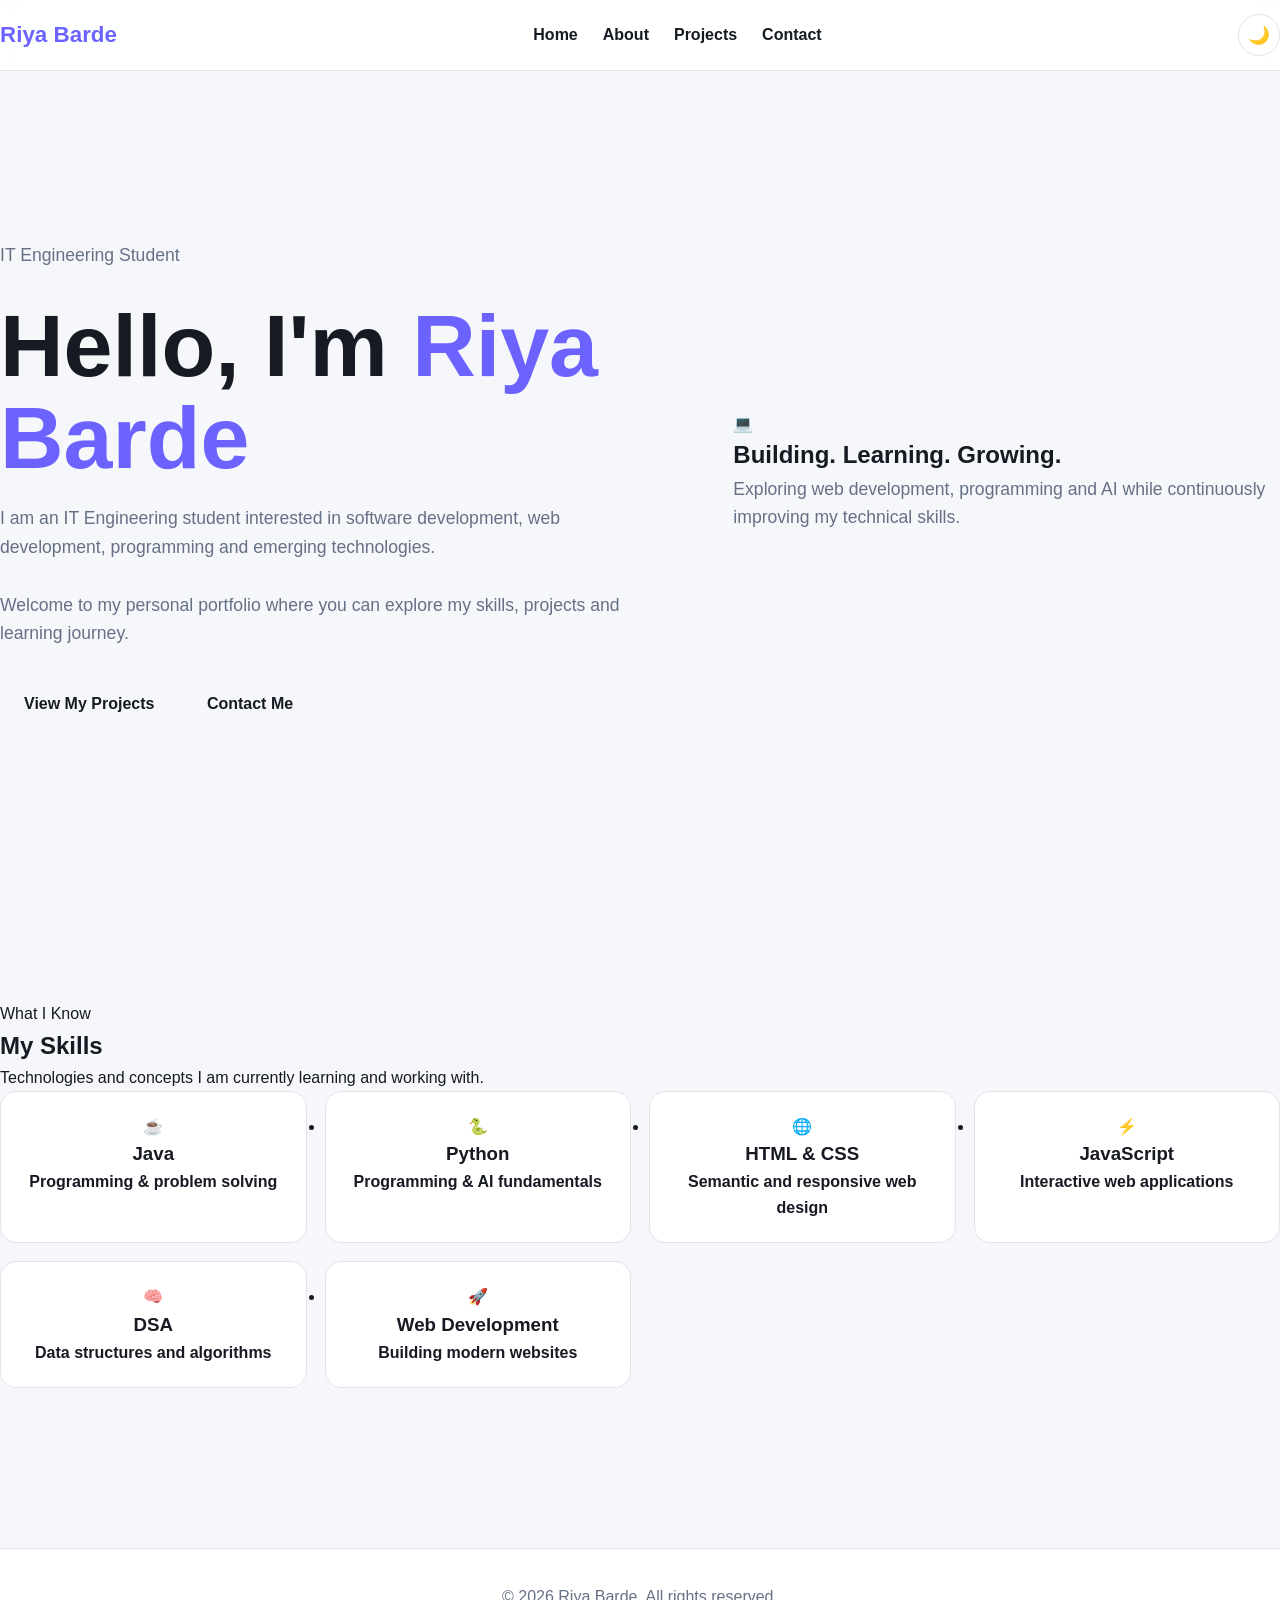
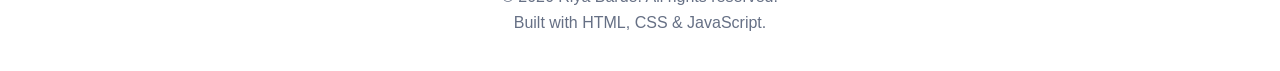
<file: index.html>
<!DOCTYPE html>

<html lang="en">
<head>
    <meta charset="UTF-8">
    <meta name="viewport" content="width=device-width, initial-scale=1.0">


<meta name="description"
      content="Riya Barde - IT Engineering student portfolio showcasing skills, projects and contact information.">
<meta name="author" content="Riya Barde">
<meta name="robots" content="index, follow">

<title>Riya Barde | IT Engineering Student</title>

<link rel="stylesheet" href="style.css">


</head>

<body>


<a href="#main-content" class="skip-link">Skip to main content</a>

<!-- Header -->
<header class="site-header">
    <nav class="navbar" aria-label="Main navigation">

        <a href="index.html" class="logo" aria-label="Go to Home page">
            Riya Barde
        </a>

        <ul class="nav-links">
            <li>
                <a href="index.html" class="active" aria-current="page">
                    Home
                </a>
            </li>

            <li>
                <a href="about.html">About</a>
            </li>

            <li>
                <a href="projects.html">Projects</a>
            </li>

            <li>
                <a href="contact.html">Contact</a>
            </li>
        </ul>

        <!-- Dark / Light Mode -->
        <button
            id="theme-toggle"
            class="theme-toggle"
            type="button"
            aria-label="Toggle dark mode">
            🌙
        </button>

    </nav>
</header>

<!-- Main Content -->
<main id="main-content">

    <!-- Hero Section -->
    <section class="hero section-container" aria-labelledby="intro-heading">

        <div class="hero-content">

            <p class="eyebrow">IT Engineering Student</p>

            <h1 id="intro-heading">
                Hello, I'm <span>Riya Barde</span>
            </h1>

            <p class="hero-text">
                I am an IT Engineering student interested in software development,
                web development, programming and emerging technologies.
            </p>

            <p class="hero-description">
                Welcome to my personal portfolio where you can explore my skills,
                projects and learning journey.
            </p>

            <div class="hero-buttons">
                <a href="projects.html" class="btn primary-btn">
                    View My Projects
                </a>

                <a href="contact.html" class="btn secondary-btn">
                    Contact Me
                </a>
            </div>

        </div>

        <div class="hero-card">

            <div class="hero-card-icon">💻</div>

            <h2>Building. Learning. Growing.</h2>

            <p>
                Exploring web development, programming and AI while
                continuously improving my technical skills.
            </p>

        </div>

    </section>

    <!-- Skills Section -->
    <section class="section-container" aria-labelledby="skills-heading">

        <div class="section-heading">
            <p class="eyebrow">What I Know</p>

            <h2 id="skills-heading">My Skills</h2>

            <p>
                Technologies and concepts I am currently learning and working with.
            </p>
        </div>

        <ul class="skills-grid">

            <li class="skill-card">
                <span>☕</span>
                <h3>Java</h3>
                <p>Programming & problem solving</p>
            </li>

            <li class="skill-card">
                <span>🐍</span>
                <h3>Python</h3>
                <p>Programming & AI fundamentals</p>
            </li>

            <li class="skill-card">
                <span>🌐</span>
                <h3>HTML & CSS</h3>
                <p>Semantic and responsive web design</p>
            </li>

            <li class="skill-card">
                <span>⚡</span>
                <h3>JavaScript</h3>
                <p>Interactive web applications</p>
            </li>

            <li class="skill-card">
                <span>🧠</span>
                <h3>DSA</h3>
                <p>Data structures and algorithms</p>
            </li>

            <li class="skill-card">
                <span>🚀</span>
                <h3>Web Development</h3>
                <p>Building modern websites</p>
            </li>

        </ul>

    </section>

</main>

<!-- Footer -->
<footer class="site-footer">

    <div class="footer-content">
        <p>
            &copy; 2026 Riya Barde. All rights reserved.
        </p>

        <p>
            Built with HTML, CSS & JavaScript.
        </p>
    </div>

</footer>

<!-- JavaScript -->
<script src="script.js"></script>


</body>
</html>
</file>
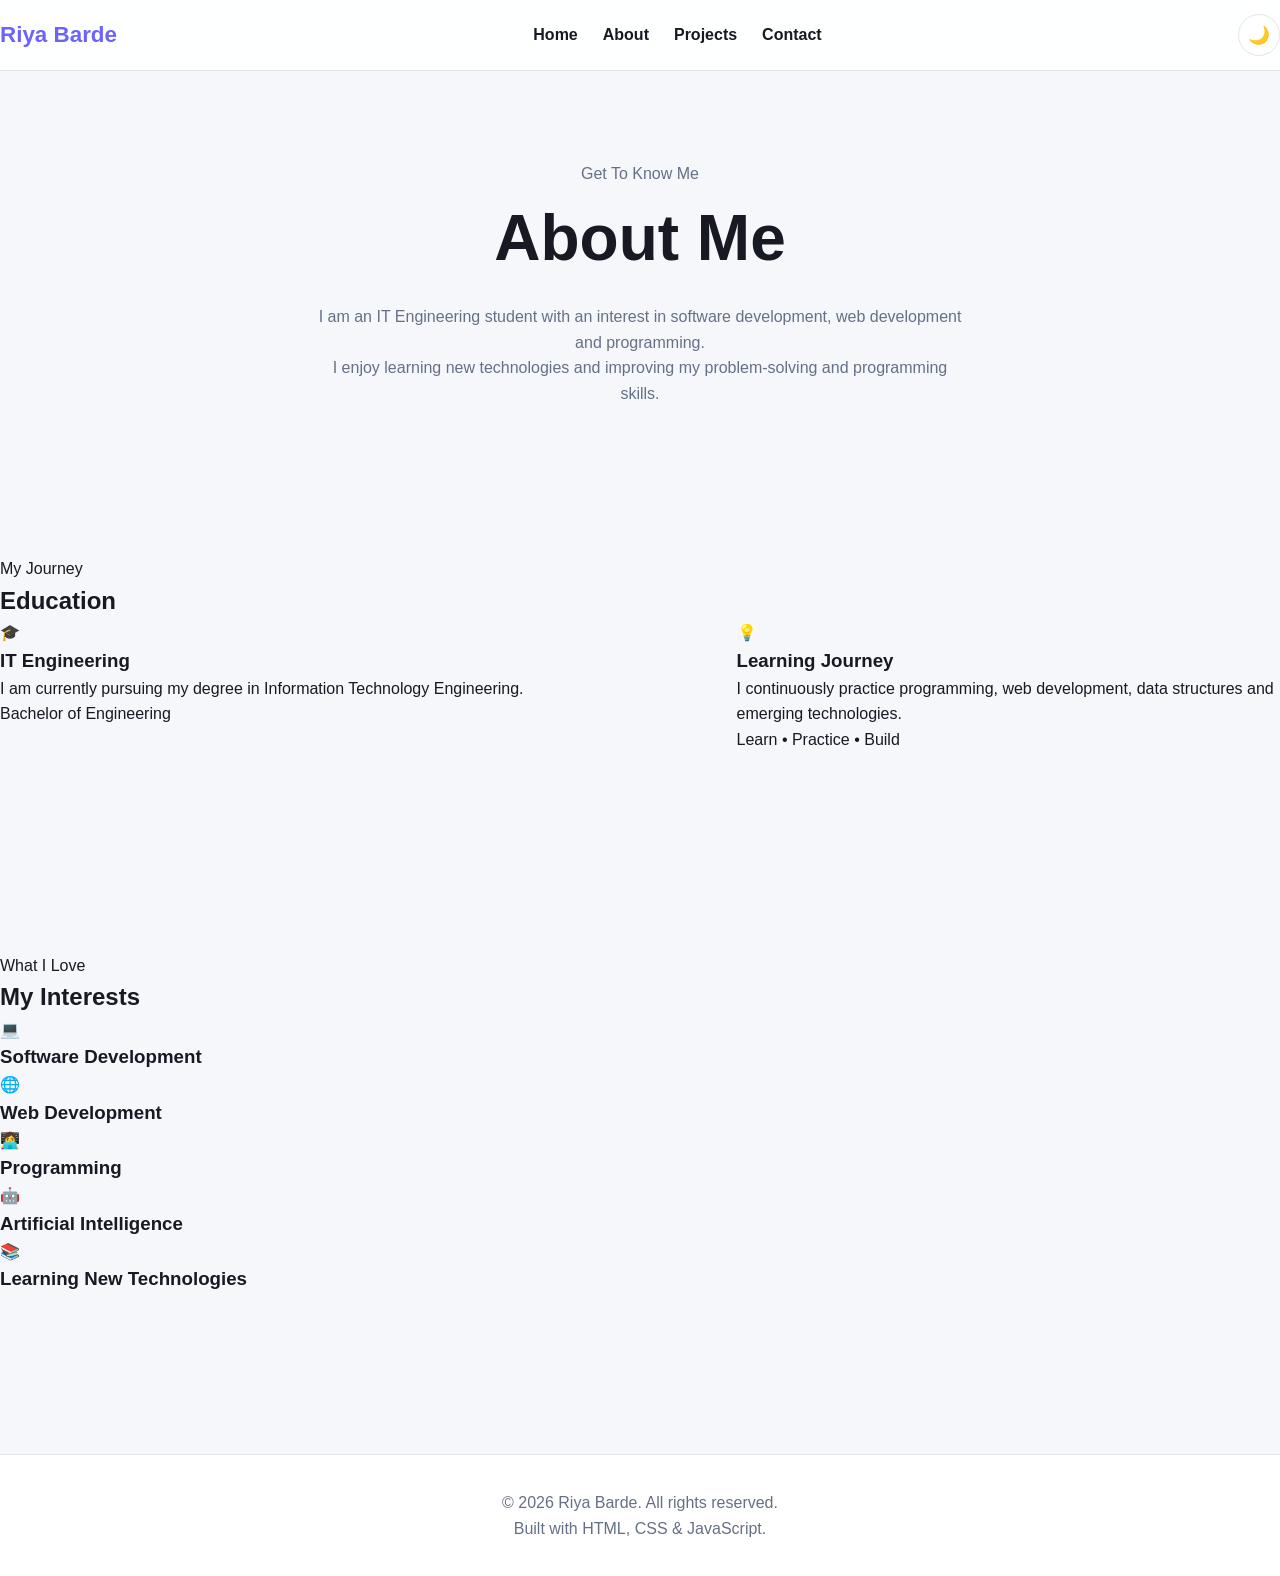
<file: about.html>
<!DOCTYPE html>

<html lang="en">
<head>
    <meta charset="UTF-8">
    <meta name="viewport" content="width=device-width, initial-scale=1.0">


<meta name="description"
      content="Learn more about Riya Barde, an IT Engineering student interested in software development and technology.">
<meta name="author" content="Riya Barde">
<meta name="robots" content="index, follow">

<title>About | Riya Barde</title>

<link rel="stylesheet" href="style.css">


</head>

<body>


<a href="#main-content" class="skip-link">Skip to main content</a>

<!-- Header -->
<header class="site-header">
    <nav class="navbar" aria-label="Main navigation">

        <a href="index.html" class="logo" aria-label="Go to Home page">
            Riya Barde
        </a>

        <ul class="nav-links">
            <li><a href="index.html">Home</a></li>

            <li>
                <a href="about.html" class="active" aria-current="page">
                    About
                </a>
            </li>

            <li><a href="projects.html">Projects</a></li>

            <li><a href="contact.html">Contact</a></li>
        </ul>

        <button
            id="theme-toggle"
            class="theme-toggle"
            type="button"
            aria-label="Toggle dark mode">
            🌙
        </button>

    </nav>
</header>

<!-- Main -->
<main id="main-content">

    <!-- About Hero -->
    <section class="page-hero section-container"
             aria-labelledby="about-heading">

        <p class="eyebrow">Get To Know Me</p>

        <h1 id="about-heading">About Me</h1>

        <p>
            I am an IT Engineering student with an interest in software
            development, web development and programming.
        </p>

        <p>
            I enjoy learning new technologies and improving my
            problem-solving and programming skills.
        </p>

    </section>

    <!-- Education -->
    <section class="section-container"
             aria-labelledby="education-heading">

        <div class="section-heading">
            <p class="eyebrow">My Journey</p>
            <h2 id="education-heading">Education</h2>
        </div>

        <div class="about-grid">

            <article class="info-card">

                <div class="card-icon">🎓</div>

                <h3>IT Engineering</h3>

                <p>
                    I am currently pursuing my degree in Information
                    Technology Engineering.
                </p>

                <p class="card-highlight">
                    Bachelor of Engineering
                </p>

            </article>

            <article class="info-card">

                <div class="card-icon">💡</div>

                <h3>Learning Journey</h3>

                <p>
                    I continuously practice programming, web development,
                    data structures and emerging technologies.
                </p>

                <p class="card-highlight">
                    Learn • Practice • Build
                </p>

            </article>

        </div>

    </section>

    <!-- Interests -->
    <section class="section-container"
             aria-labelledby="interests-heading">

        <div class="section-heading">
            <p class="eyebrow">What I Love</p>
            <h2 id="interests-heading">My Interests</h2>
        </div>

        <ul class="interest-grid">

            <li class="interest-card">
                <span>💻</span>
                <h3>Software Development</h3>
            </li>

            <li class="interest-card">
                <span>🌐</span>
                <h3>Web Development</h3>
            </li>

            <li class="interest-card">
                <span>👩‍💻</span>
                <h3>Programming</h3>
            </li>

            <li class="interest-card">
                <span>🤖</span>
                <h3>Artificial Intelligence</h3>
            </li>

            <li class="interest-card">
                <span>📚</span>
                <h3>Learning New Technologies</h3>
            </li>

        </ul>

    </section>

</main>

<!-- Footer -->
<footer class="site-footer">
    <div class="footer-content">
        <p>&copy; 2026 Riya Barde. All rights reserved.</p>
        <p>Built with HTML, CSS & JavaScript.</p>
    </div>
</footer>

<script src="script.js"></script>


</body>
</html>
</file>
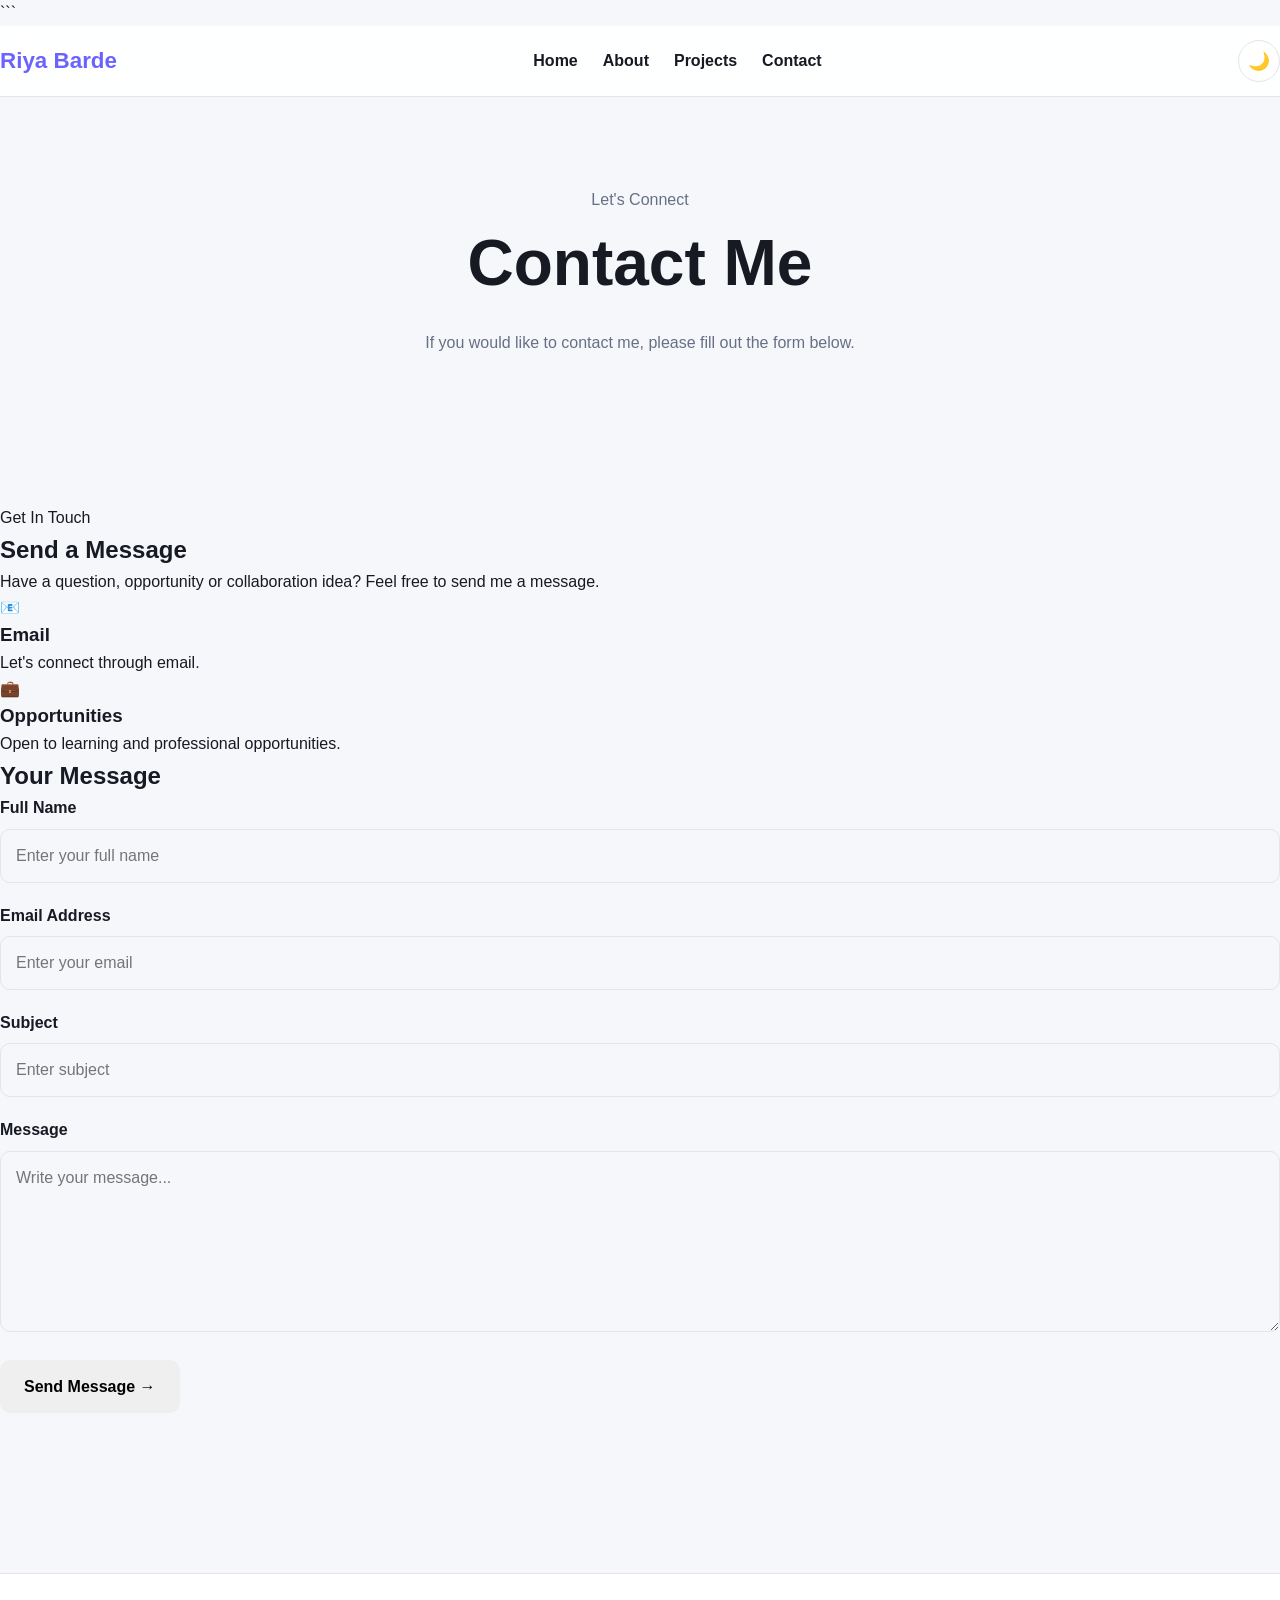
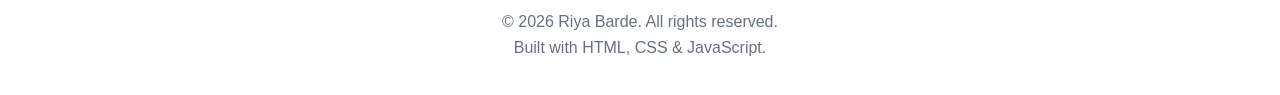
<file: contact.html>
<!DOCTYPE html>

<html lang="en">
<head>
    <meta charset="UTF-8">
    <meta name="viewport" content="width=device-width, initial-scale=1.0">


<meta name="description"
      content="Contact Riya Barde for questions, opportunities and collaboration.">
<meta name="author" content="Riya Barde">
<meta name="robots" content="index, follow">

<title>Contact | Riya Barde</title>

<link rel="stylesheet" href="style.css">
```

</head>

<body>


<a href="#main-content" class="skip-link">Skip to main content</a>

<!-- Header -->
<header class="site-header">
    <nav class="navbar" aria-label="Main navigation">

        <a href="index.html" class="logo" aria-label="Go to Home page">
            Riya Barde
        </a>

        <ul class="nav-links">

            <li>
                <a href="index.html">Home</a>
            </li>

            <li>
                <a href="about.html">About</a>
            </li>

            <li>
                <a href="projects.html">Projects</a>
            </li>

            <li>
                <a href="contact.html"
                   class="active"
                   aria-current="page">
                    Contact
                </a>
            </li>

        </ul>

        <button
            id="theme-toggle"
            class="theme-toggle"
            type="button"
            aria-label="Toggle dark mode">
            🌙
        </button>

    </nav>
</header>

<!-- Main -->
<main id="main-content">

    <!-- Contact Introduction -->
    <section class="page-hero section-container"
             aria-labelledby="contact-heading">

        <p class="eyebrow">Let's Connect</p>

        <h1 id="contact-heading">Contact Me</h1>

        <p>
            If you would like to contact me, please fill out the
            form below.
        </p>

    </section>

    <!-- Contact Form -->
    <section class="section-container"
             aria-labelledby="form-heading">

        <div class="contact-grid">

            <div class="contact-info">

                <p class="eyebrow">Get In Touch</p>

                <h2>Send a Message</h2>

                <p>
                    Have a question, opportunity or collaboration idea?
                    Feel free to send me a message.
                </p>

                <div class="contact-item">
                    <span>📧</span>
                    <div>
                        <h3>Email</h3>
                        <p>Let's connect through email.</p>
                    </div>
                </div>

                <div class="contact-item">
                    <span>💼</span>
                    <div>
                        <h3>Opportunities</h3>
                        <p>Open to learning and professional opportunities.</p>
                    </div>
                </div>

            </div>

            <div class="form-card">

                <h2 id="form-heading">Your Message</h2>

                <form action="#" method="post">

                    <div class="form-group">
                        <label for="name">Full Name</label>

                        <input
                            type="text"
                            id="name"
                            name="name"
                            autocomplete="name"
                            placeholder="Enter your full name"
                            required
                            aria-required="true">
                    </div>

                    <div class="form-group">
                        <label for="email">Email Address</label>

                        <input
                            type="email"
                            id="email"
                            name="email"
                            autocomplete="email"
                            placeholder="Enter your email"
                            required
                            aria-required="true">
                    </div>

                    <div class="form-group">
                        <label for="subject">Subject</label>

                        <input
                            type="text"
                            id="subject"
                            name="subject"
                            placeholder="Enter subject"
                            required
                            aria-required="true">
                    </div>

                    <div class="form-group">
                        <label for="message">Message</label>

                        <textarea
                            id="message"
                            name="message"
                            rows="6"
                            placeholder="Write your message..."
                            required
                            aria-required="true"></textarea>
                    </div>

                    <button
                        type="submit"
                        class="btn primary-btn">
                        Send Message →
                    </button>

                </form>

            </div>

        </div>

    </section>

</main>

<!-- Footer -->
<footer class="site-footer">

    <div class="footer-content">
        <p>&copy; 2026 Riya Barde. All rights reserved.</p>
        <p>Built with HTML, CSS & JavaScript.</p>
    </div>

</footer>

<script src="script.js"></script>


</body>
</html>
</file>
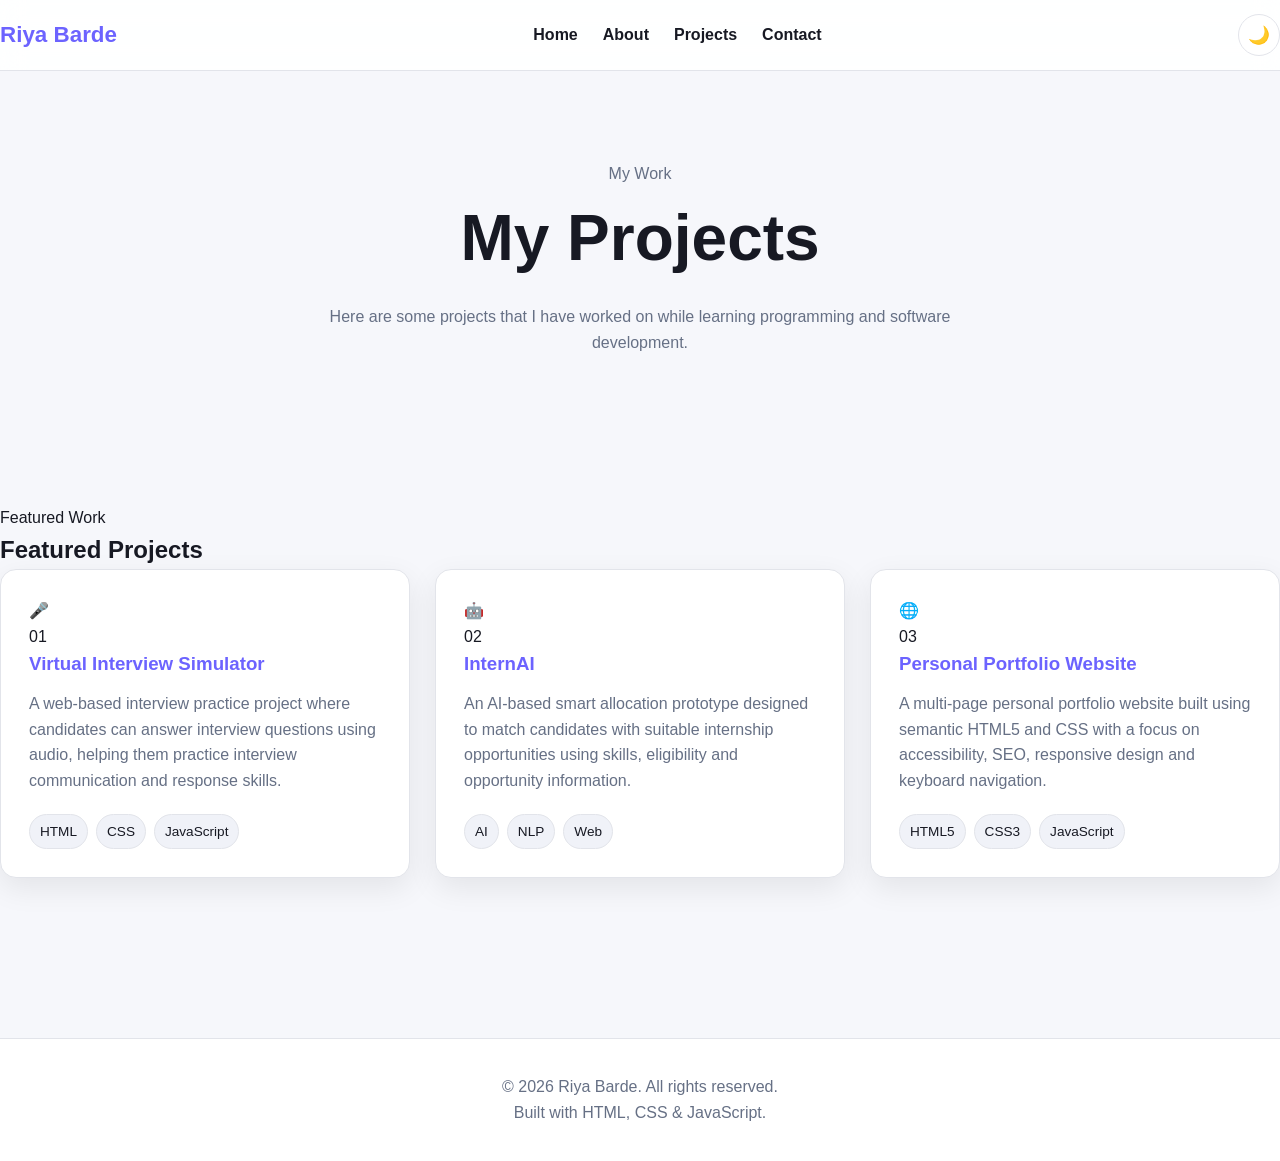
<file: projects.html>
<!DOCTYPE html>

<html lang="en">
<head>
    <meta charset="UTF-8">
    <meta name="viewport" content="width=device-width, initial-scale=1.0">


<meta name="description"
      content="Projects by Riya Barde, including web development and AI-based projects.">
<meta name="author" content="Riya Barde">
<meta name="robots" content="index, follow">

<title>Projects | Riya Barde</title>

<link rel="stylesheet" href="style.css">


</head>

<body>


<a href="#main-content" class="skip-link">Skip to main content</a>

<!-- Header -->
<header class="site-header">
    <nav class="navbar" aria-label="Main navigation">

        <a href="index.html" class="logo" aria-label="Go to Home page">
            Riya Barde
        </a>

        <ul class="nav-links">

            <li>
                <a href="index.html">Home</a>
            </li>

            <li>
                <a href="about.html">About</a>
            </li>

            <li>
                <a href="projects.html"
                   class="active"
                   aria-current="page">
                    Projects
                </a>
            </li>

            <li>
                <a href="contact.html">Contact</a>
            </li>

        </ul>

        <button
            id="theme-toggle"
            class="theme-toggle"
            type="button"
            aria-label="Toggle dark mode">
            🌙
        </button>

    </nav>
</header>

<!-- Main -->
<main id="main-content">

    <!-- Page Introduction -->
    <section class="page-hero section-container"
             aria-labelledby="projects-heading">

        <p class="eyebrow">My Work</p>

        <h1 id="projects-heading">My Projects</h1>

        <p>
            Here are some projects that I have worked on while learning
            programming and software development.
        </p>

    </section>

    <!-- Projects -->
    <section class="section-container"
             aria-labelledby="project-list-heading">

        <div class="section-heading">
            <p class="eyebrow">Featured Work</p>
            <h2 id="project-list-heading">Featured Projects</h2>
        </div>

        <div class="projects-grid">

            <!-- Project 1 -->
            <article class="project-card">

                <div class="project-icon">🎤</div>

                <div class="project-content">

                    <span class="project-number">01</span>

                    <h3>Virtual Interview Simulator</h3>

                    <p>
                        A web-based interview practice project where
                        candidates can answer interview questions using
                        audio, helping them practice interview
                        communication and response skills.
                    </p>

                    <div class="project-tags">
                        <span>HTML</span>
                        <span>CSS</span>
                        <span>JavaScript</span>
                    </div>

                </div>

            </article>

            <!-- Project 2 -->
            <article class="project-card">

                <div class="project-icon">🤖</div>

                <div class="project-content">

                    <span class="project-number">02</span>

                    <h3>InternAI</h3>

                    <p>
                        An AI-based smart allocation prototype designed
                        to match candidates with suitable internship
                        opportunities using skills, eligibility and
                        opportunity information.
                    </p>

                    <div class="project-tags">
                        <span>AI</span>
                        <span>NLP</span>
                        <span>Web</span>
                    </div>

                </div>

            </article>

            <!-- Project 3 -->
            <article class="project-card">

                <div class="project-icon">🌐</div>

                <div class="project-content">

                    <span class="project-number">03</span>

                    <h3>Personal Portfolio Website</h3>

                    <p>
                        A multi-page personal portfolio website built
                        using semantic HTML5 and CSS with a focus on
                        accessibility, SEO, responsive design and
                        keyboard navigation.
                    </p>

                    <div class="project-tags">
                        <span>HTML5</span>
                        <span>CSS3</span>
                        <span>JavaScript</span>
                    </div>

                </div>

            </article>

        </div>

    </section>

</main>

<!-- Footer -->
<footer class="site-footer">

    <div class="footer-content">
        <p>&copy; 2026 Riya Barde. All rights reserved.</p>
        <p>Built with HTML, CSS & JavaScript.</p>
    </div>

</footer>

<script src="script.js"></script>

</body>
</html>
</file>
<file: style.css>
/* ================================
   ROOT VARIABLES
================================ */

:root {
    --bg-color: #f6f7fb;
    --surface-color: #ffffff;
    --surface-light: #f0f2f8;

    --text-color: #171923;
    --muted-text: #667085;

    --primary-color: #6c63ff;
    --primary-dark: #5548e8;

    --border-color: #e2e4ea;

    --shadow: 0 10px 30px rgba(0, 0, 0, 0.08);
    --shadow-hover: 0 18px 40px rgba(0, 0, 0, 0.14);

    --radius: 16px;
    --max-width: 1150px;

    --transition: 0.3s ease;
}


/* ================================
   DARK MODE
================================ */

[data-theme="dark"] {
    --bg-color: #10131a;
    --surface-color: #181c25;
    --surface-light: #202532;

    --text-color: #f4f6fb;
    --muted-text: #aab2c3;

    --primary-color: #8b83ff;
    --primary-dark: #7067ff;

    --border-color: #303746;

    --shadow: 0 15px 40px rgba(0, 0, 0, 0.30);
    --shadow-hover: 0 20px 50px rgba(0, 0, 0, 0.40);
}


/* ================================
   RESET
================================ */

* {
    margin: 0;
    padding: 0;
    box-sizing: border-box;
}

html {
    scroll-behavior: smooth;
}

body {
    font-family: Arial, Helvetica, sans-serif;
    background: var(--bg-color);
    color: var(--text-color);
    line-height: 1.6;
    transition:
        background-color var(--transition),
        color var(--transition);
}

img {
    max-width: 100%;
    display: block;
}

a {
    color: inherit;
    text-decoration: none;
}

button,
input,
textarea {
    font: inherit;
}


/* ================================
   ACCESSIBILITY
================================ */

.skip-link {
    position: absolute;
    top: -50px;
    left: 20px;
    background: var(--primary-color);
    color: white;
    padding: 10px 16px;
    border-radius: 8px;
    z-index: 9999;
}

.skip-link:focus {
    top: 10px;
}

:focus-visible {
    outline: 3px solid var(--primary-color);
    outline-offset: 3px;
}


/* ================================
   CONTAINER
================================ */

.container {
    width: min(92%, var(--max-width));
    margin: auto;
}


/* ================================
   HEADER
================================ */

.site-header {
    position: sticky;
    top: 0;
    z-index: 1000;

    background: rgba(255, 255, 255, 0.9);
    backdrop-filter: blur(12px);

    border-bottom: 1px solid var(--border-color);

    transition:
        background-color var(--transition),
        border-color var(--transition);
}

[data-theme="dark"] .site-header {
    background: rgba(16, 19, 26, 0.92);
}

.navbar {
    min-height: 70px;

    display: flex;
    align-items: center;
    justify-content: space-between;

    gap: 20px;
}

.logo {
    font-size: 1.4rem;
    font-weight: 800;
    color: var(--primary-color);
}

.nav-links {
    display: flex;
    align-items: center;
    gap: 25px;
    list-style: none;
}

.nav-links a {
    font-weight: 600;
    color: var(--text-color);
    transition: color var(--transition);
}

.nav-links a:hover {
    color: var(--primary-color);
}


/* ================================
   THEME BUTTON
================================ */

.theme-toggle {
    width: 42px;
    height: 42px;

    border: 1px solid var(--border-color);
    border-radius: 50%;

    background: var(--surface-color);
    color: var(--text-color);

    cursor: pointer;

    display: flex;
    align-items: center;
    justify-content: center;

    font-size: 1.1rem;

    transition:
        background-color var(--transition),
        transform var(--transition),
        border-color var(--transition);
}

.theme-toggle:hover {
    transform: rotate(15deg) scale(1.08);
    border-color: var(--primary-color);
}


/* ================================
   HERO
================================ */

.hero {
    min-height: calc(100vh - 70px);

    display: flex;
    align-items: center;

    padding: 80px 0;
}

.hero-content {
    max-width: 750px;
}

.hero h1 {
    font-size: clamp(2.5rem, 7vw, 5rem);
    line-height: 1.05;
    margin-bottom: 20px;
}

.hero h1 span {
    color: var(--primary-color);
}

.hero p {
    max-width: 650px;

    font-size: 1.1rem;
    color: var(--muted-text);

    margin-bottom: 30px;
}


/* ================================
   BUTTONS
================================ */

.btn {
    display: inline-flex;
    align-items: center;
    justify-content: center;

    padding: 12px 22px;

    border-radius: 10px;
    border: 2px solid transparent;

    font-weight: 700;

    cursor: pointer;

    transition:
        transform var(--transition),
        background-color var(--transition),
        box-shadow var(--transition);
}

.btn-primary {
    background: var(--primary-color);
    color: white;
}

.btn-primary:hover {
    background: var(--primary-dark);
    transform: translateY(-3px);
    box-shadow: var(--shadow-hover);
}

.btn-secondary {
    background: transparent;
    color: var(--text-color);
    border-color: var(--border-color);
}

.btn-secondary:hover {
    border-color: var(--primary-color);
    color: var(--primary-color);
}


/* ================================
   SECTION
================================ */

section {
    padding: 80px 0;
}

.section-title {
    text-align: center;
    margin-bottom: 45px;
}

.section-title h2 {
    font-size: clamp(2rem, 5vw, 3rem);
    margin-bottom: 10px;
}

.section-title p {
    color: var(--muted-text);
}


/* ================================
   PAGE HERO
================================ */

.page-hero {
    padding: 90px 0 50px;
    text-align: center;
}

.page-hero h1 {
    font-size: clamp(2.4rem, 6vw, 4rem);
    margin-bottom: 15px;
}

.page-hero p {
    color: var(--muted-text);
    max-width: 650px;
    margin: auto;
}


/* ================================
   CARDS
================================ */

.card {
    background: var(--surface-color);

    border: 1px solid var(--border-color);
    border-radius: var(--radius);

    padding: 25px;

    box-shadow: var(--shadow);

    transition:
        transform var(--transition),
        box-shadow var(--transition),
        background-color var(--transition),
        border-color var(--transition);
}

.card:hover {
    transform: translateY(-7px);
    box-shadow: var(--shadow-hover);
}


/* ================================
   SKILLS
================================ */

.skills-grid {
    display: grid;

    grid-template-columns: repeat(2, 1fr);

    gap: 18px;
}

.skill-card {
    background: var(--surface-color);

    border: 1px solid var(--border-color);
    border-radius: var(--radius);

    padding: 22px;

    text-align: center;

    font-weight: 700;

    transition:
        transform var(--transition),
        border-color var(--transition),
        box-shadow var(--transition);
}

.skill-card:hover {
    transform: translateY(-5px);
    border-color: var(--primary-color);
    box-shadow: var(--shadow);
}


/* ================================
   ABOUT
================================ */

.about-grid {
    display: grid;
    gap: 30px;
}

.about-text p {
    color: var(--muted-text);
    margin-bottom: 15px;
}

.interests-grid {
    display: grid;
    grid-template-columns: repeat(2, 1fr);
    gap: 15px;
}

.interest {
    background: var(--surface-light);

    border: 1px solid var(--border-color);
    border-radius: 12px;

    padding: 20px;

    text-align: center;

    transition:
        background-color var(--transition),
        transform var(--transition);
}

.interest:hover {
    transform: translateY(-4px);
}


/* ================================
   PROJECTS
================================ */

.projects-grid {
    display: grid;
    gap: 25px;
}

.project-card {
    background: var(--surface-color);

    border: 1px solid var(--border-color);
    border-radius: var(--radius);

    padding: 28px;

    box-shadow: var(--shadow);

    transition:
        transform var(--transition),
        box-shadow var(--transition),
        border-color var(--transition);
}

.project-card:hover {
    transform: translateY(-8px);
    box-shadow: var(--shadow-hover);
    border-color: var(--primary-color);
}

.project-card h3 {
    margin-bottom: 12px;
    color: var(--primary-color);
}

.project-card p {
    color: var(--muted-text);
    margin-bottom: 20px;
}

.project-tags {
    display: flex;
    flex-wrap: wrap;
    gap: 8px;
}

.project-tags span {
    background: var(--surface-light);

    border: 1px solid var(--border-color);

    padding: 6px 10px;

    border-radius: 20px;

    font-size: 0.85rem;
}


/* ================================
   CONTACT
================================ */

.contact-section {
    max-width: 800px;
    margin: auto;
}

.contact-form {
    background: var(--surface-color);

    border: 1px solid var(--border-color);
    border-radius: var(--radius);

    padding: 30px;

    box-shadow: var(--shadow);
}

.form-group {
    margin-bottom: 20px;
}

.form-group label {
    display: block;

    margin-bottom: 8px;

    font-weight: 700;
}

.form-group input,
.form-group textarea {
    width: 100%;

    padding: 13px 15px;

    background: var(--bg-color);
    color: var(--text-color);

    border: 1px solid var(--border-color);
    border-radius: 10px;

    outline: none;

    transition:
        border-color var(--transition),
        background-color var(--transition);
}

.form-group input:focus,
.form-group textarea:focus {
    border-color: var(--primary-color);
}

.form-group textarea {
    min-height: 150px;
    resize: vertical;
}


/* ================================
   FOOTER
================================ */

.site-footer {
    margin-top: 60px;

    padding: 35px 0;

    background: var(--surface-color);

    border-top: 1px solid var(--border-color);

    text-align: center;

    color: var(--muted-text);

    transition:
        background-color var(--transition),
        border-color var(--transition);
}


/* ================================
   TABLET
================================ */

@media (min-width: 600px) {

    .skills-grid {
        grid-template-columns: repeat(3, 1fr);
    }

    .interests-grid {
        grid-template-columns: repeat(3, 1fr);
    }

    .projects-grid {
        grid-template-columns: repeat(2, 1fr);
    }
}


/* ================================
   DESKTOP
================================ */

@media (min-width: 900px) {

    .about-grid {
        grid-template-columns: 1.3fr 1fr;
        align-items: start;
    }

    .skills-grid {
        grid-template-columns: repeat(4, 1fr);
    }

    .projects-grid {
        grid-template-columns: repeat(3, 1fr);
    }

    .hero {
        padding: 100px 0;
    }
}


/* ================================
   LARGE DESKTOP
================================ */

@media (min-width: 1200px) {

    .hero h1 {
        font-size: 5.5rem;
    }

    section {
        padding: 100px 0;
    }
}


/* ================================
   MOBILE
================================ */

@media (max-width: 599px) {

    .navbar {
        flex-wrap: wrap;
        padding: 12px 0;
    }

    .nav-links {
        order: 3;

        width: 100%;

        justify-content: center;

        gap: 15px;

        overflow-x: auto;

        padding-bottom: 5px;
    }

    .nav-links a {
        font-size: 0.9rem;
        white-space: nowrap;
    }

    .hero {
        min-height: auto;
        padding: 70px 0;
    }

    .hero h1 {
        font-size: 2.7rem;
    }

    section {
        padding: 60px 0;
    }

    .skills-grid,
    .interests-grid {
        grid-template-columns: 1fr;
    }

    .contact-form {
        padding: 20px;
    }
}


/* ================================
   REDUCED MOTION
================================ */

@media (prefers-reduced-motion: reduce) {

    html {
        scroll-behavior: auto;
    }

    *,
    *::before,
    *::after {
        transition: none !important;
        animation: none !important;
    }
}
</file>
